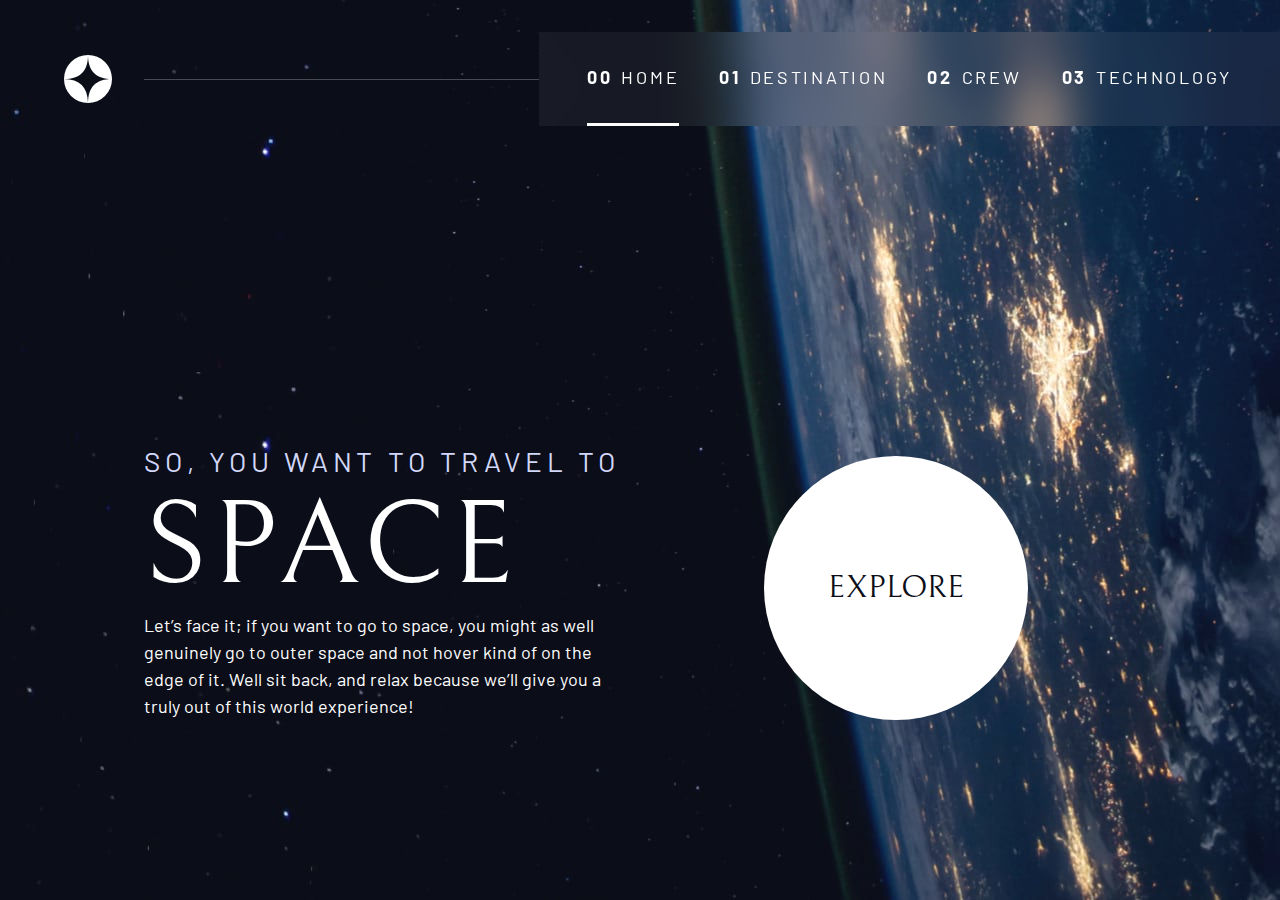
<file: index.html>
<!DOCTYPE html>
<html lang="en">
<head>
  <meta charset="UTF-8">
  <meta name="viewport" content="width=device-width, initial-scale=1.0">

  <link rel="icon" type="image/png" sizes="32x32" href="./assets/favicon-32x32.png">
  <!-- Google fonts -->
  <link rel="preconnect" href="https://fonts.googleapis.com">
  <link rel="preconnect" href="https://fonts.gstatic.com" crossorigin>
  <link rel="stylesheet"
    href="https://fonts.googleapis.com/css2?familu=Barlow+Condensed:wght@400;700&family=Bellefair&family=Barlow:wght@400;700&display=swap">
  <!-- Our custom css -->
  <link rel="stylesheet" href="./index.css">
  
  <title>Frontend Mentor | Space tourism website</title>
  <script src="index.js" defer></script>
</head>
<body class="home">
  <a href="#main" class="skip-to-content" >Skip to content</a>

  <header class="primary-header flex" >
    <div>
      <img src="./assets/shared/logo.svg" alt="space tourism logo" class="logo">
    </div>
    <button class="mobile-nav-toggle" aria-controls="primary-navigation"><span class="sr-only" aria-expanded="false">Menu</span></button>
    <nav>
      <ul id="primary-navigation" data-visible="false" class="primary-navigation underline-indicators flex">
        <li class="active"><a class="ff-sans-condensed uppercase text-white letter-spacing-2" href="index.html"><span aria-hidden="true">00</span>Home</a>
        <li><a class="ff-sans-condensed uppercase text-white letter-spacing-2" href="destination.html"><span aria-hidden="true">01</span>Destination</a>
        <li><a class="ff-sans-condensed uppercase text-white letter-spacing-2" href="crew.html"><span aria-hidden="true">02</span>Crew</a>
        <li><a class="ff-sans-condensed uppercase text-white letter-spacing-2" href="technology.html"><span aria-hidden="true">03</span>Technology</a>
      </ul>
    </nav>
    <!-- my ::after is here -->
  </header>


  <main id="main" class="grid-container grid-container--home">
    <div>
    <h1 class="text-accent fs-500 ff-sans-condensed uppercase letter-spacing-1">So, you want to travel to
    <span class="fs-900 ff-serif text-white d-block">Space</span></h1>
    <p>Let’s face it; if you want to go to space, you might as well genuinely go to 
    outer space and not hover kind of on the edge of it. Well sit back, and relax 
    because we’ll give you a truly out of this world experience!</p>
    </div>
    <div>
    <a href="#" class="large-button uppercase ff-serif text-dark bg-white">Explore</a>
    </div>
  </main>

</body>
</html>
</file>
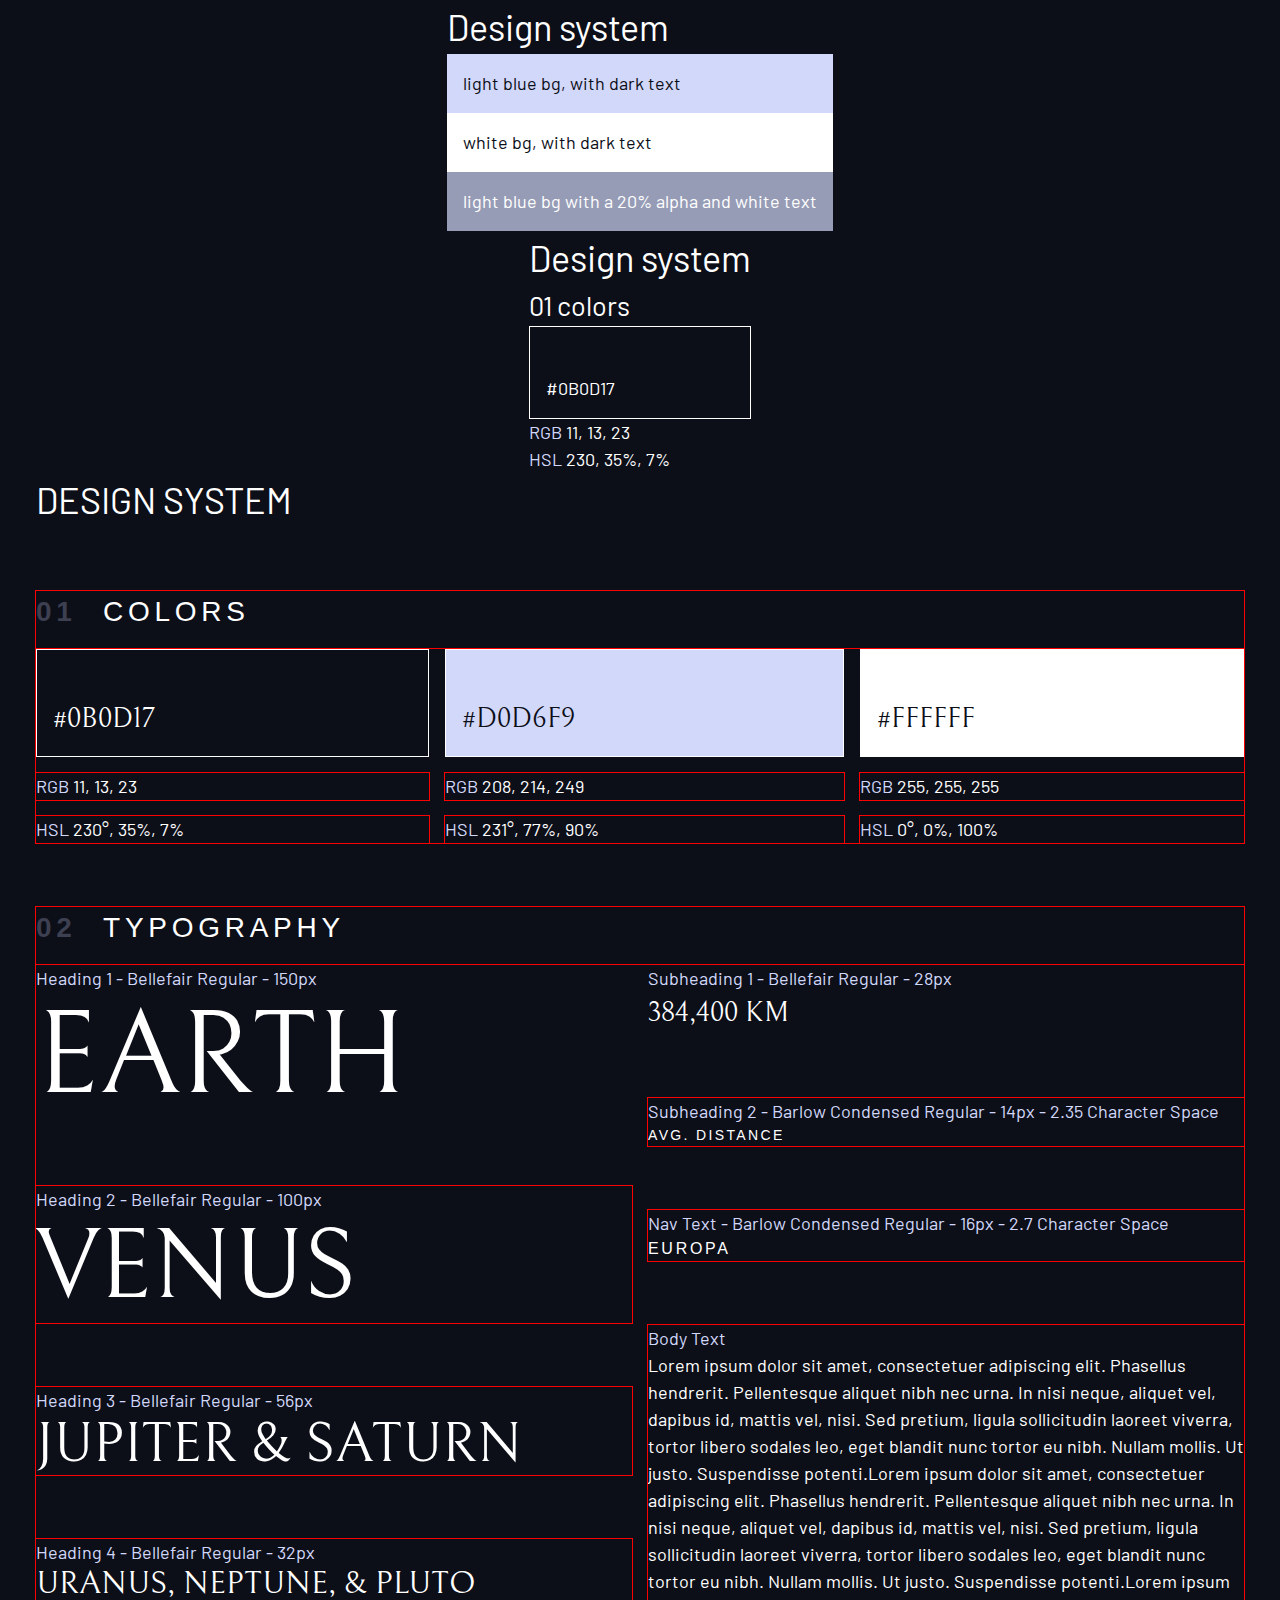
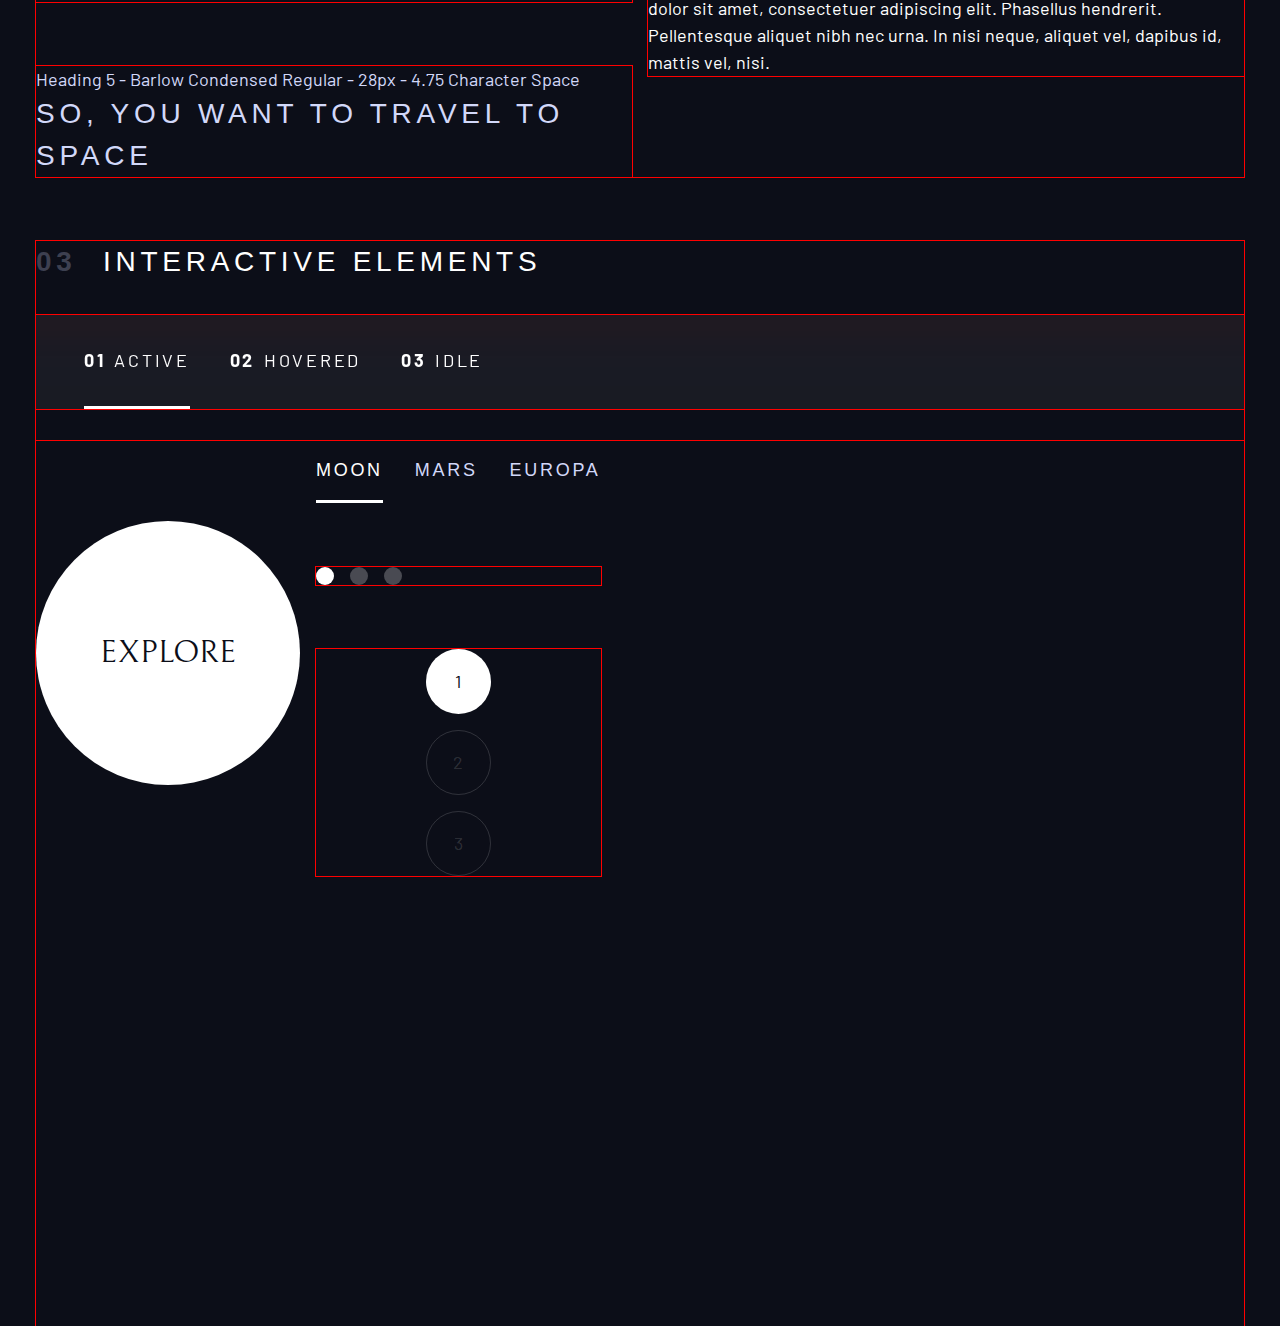
<file: design-system.html>
<!DOCTYPE html>
<html lang="en">
<head>
    <meta charset="UTF-8">
    <meta http-equiv="X-UA-Compatible" content="IE=edge">
    <meta name="viewport" content="width=device-width, initial-scale=1.0">
    <title>Design system</title>
    <!-- Google fonts -->
    <link rel="preconnect" href="https://fonts.googleapis.com">
    <link rel="preconnect" href="https://fonts.gstatic.com" crossorigin>
    <link rel="stylesheet" href="https://fonts.googleapis.com/css2?familu=Barlow+Condensed:wght@400;700&family=Bellefair&family=Barlow:wght@400;700&display=swap">
    
    <link rel="stylesheet" href="./index.css">
</head>
<body>
    <div class="container">
        <h1>Design system</h1>
        
        <div class="bg-accent text-dark" style="padding: 1rem">
            light blue bg, with dark text
        </div>
        
        <div class="bg-white text-dark" style="padding: 1rem">
            white bg, with dark text
        </div>
        
        <div class="example-component text-white" style="padding: 1rem">
            light blue bg with a 20% alpha and white text
        </div>
    </div>

    <div class="container">
        <h1>Design system</h1>
        <section id="colors">
            <h2><span>01</span> colors</h2>
            
            <div>
                <div class="bg-dark text-white" style="padding: 3rem 1rem 1rem; border: 1px solid white">
                    #0B0D17
                </div>
                <p><span class="text-accent">RGB</span> 11, 13, 23</p>
                <p><span class="text-accent">HSL</span> 230, 35%, 7%</p>
            </div>
        </section>
    </div>
    <div class="container flow">
        <h1 class="uppercase">Design system</h1>
    
        <section class="flow" id="colors" style="margin: 4rem 0">
            <h2 class="numbered-title"><span>01</span> colors</h2>
            <div class="flex">
                <div class="flow" style="flex-grow: 1;">
                    <div class="bg-dark text-white ff-serif fs-500"
                        style="padding: 3rem 1rem 1rem; border: 1px solid white">#0B0D17</div>
                    <p><span class="text-accent">RGB</span> 11, 13, 23</p>
                    <p><span class="text-accent">HSL</span> 230°, 35%, 7%</p>
                </div>
                <div class="flow" style="flex-grow: 1;">
                    <div class="bg-accent text-dark ff-serif fs-500"
                        style="padding: 3rem 1rem 1rem; border: 1px solid white">#D0D6F9</div>
                    <p><span class="text-accent">RGB</span> 208, 214, 249</p>
                    <p><span class="text-accent">HSL</span> 231°, 77%, 90%</p>
                </div>
                <div class="flow" style="flex-grow: 1;">
                    <div class="bg-white text-dark ff-serif fs-500"
                        style="padding: 3rem 1rem 1rem; border: 1px solid white;">#FFFFFF</div>
                    <p><span class="text-accent">RGB</span> 255, 255, 255</p>
                    <p><span class="text-accent">HSL</span> 0°, 0%, 100%</p>
                </div>
            </div>
        </section>
    
        <section class="flow" id="typography" style="margin: 4rem 0">
            <h2 class="numbered-title"><span>02 </span>Typography</h2>
            <div class="flex">
                <div class="flow" style="flex-basis: 100%; --flow-space: 4rem;">
                    <div>
                        <p class="text-accent">Heading 1 - Bellefair Regular - 150px</p>
                        <p class="fs-900 ff-serif uppercase">Earth</p>
                    </div>
                    <div>
                        <p class="text-accent">Heading 2 - Bellefair Regular - 100px</p>
                        <p class="fs-800 ff-serif uppercase">Venus</p>
                    </div>
                    <div>
                        <p class="text-accent">Heading 3 - Bellefair Regular - 56px</p>
                        <p class="fs-700 ff-serif uppercase">Jupiter & Saturn</p>
                    </div>
                    <div>
                        <p class="text-accent">Heading 4 - Bellefair Regular - 32px</p>
                        <p class="fs-600 ff-serif uppercase">Uranus, Neptune, & Pluto</p>
                    </div>
                    <div>
                        <p class="text-accent">Heading 5 - Barlow Condensed Regular - 28px - 4.75 Character Space</p>
                        <p class="text-accent fs-500 ff-sans-cond uppercase letter-spacing-1">So, you want to travel to
                            space</p>
                    </div>
    
                </div>
    
                <div class="flow" style="flex-basis: 100%; --flow-space: 4rem;">
                    <div>
                        <p class="text-accent">Subheading 1 - Bellefair Regular - 28px</p>
                        <p class="fs-500 ff-serif uppercase">384,400 km</p>
                    </div>
                    <div>
                        <p class="text-accent">Subheading 2 - Barlow Condensed Regular - 14px - 2.35 Character Space</p>
                        <p class="fs-200 uppercase ff-sans-cond letter-spacing-3">Avg. Distance</p>
                    </div>
                    <div>
                        <p class="text-accent">Nav Text - Barlow Condensed Regular - 16px - 2.7 Character Space</p>
                        <p class="fs-300 uppercase ff-sans-cond letter-spacing-2">Europa</p>
                    </div>
                    <div>
                        <p class="text-accent">Body Text</p>
                        <p>Lorem ipsum dolor sit amet, consectetuer adipiscing elit. Phasellus hendrerit. Pellentesque
                            aliquet nibh nec urna. In nisi neque, aliquet vel, dapibus id, mattis vel, nisi. Sed pretium,
                            ligula sollicitudin laoreet viverra, tortor libero sodales leo, eget blandit nunc tortor eu
                            nibh. Nullam mollis. Ut justo. Suspendisse potenti.Lorem ipsum dolor sit amet, consectetuer
                            adipiscing elit. Phasellus hendrerit. Pellentesque aliquet nibh nec urna. In nisi neque, aliquet
                            vel, dapibus id, mattis vel, nisi. Sed pretium, ligula sollicitudin laoreet viverra, tortor
                            libero sodales leo, eget blandit nunc tortor eu nibh. Nullam mollis. Ut justo. Suspendisse
                            potenti.Lorem ipsum dolor sit amet, consectetuer adipiscing elit. Phasellus hendrerit.
                            Pellentesque aliquet nibh nec urna. In nisi neque, aliquet vel, dapibus id, mattis vel, nisi.
                        </p>
                    </div>
                </div>
            </div>
        </section>
    
        <section class="flow" id="interactive-elements">
            <h2 class="numbered-title"><span>03</span> Interactive elements</h2>
    
            <!-- navigation -->
            <div>
                <nav>
                    <ul class="primary-navigation underline-indicators flex">
                        <li class="active"><a class="uppercase text-white letter-spacing-2"
                                href="#"><span>01</span>Active</a>
                        <li><a class="uppercase text-white letter-spacing-2" href="#"><span>02</span>Hovered</a>
                        <li><a class="uppercase text-white letter-spacing-2" href="#"><span>03</span>Idle</a>
                    </ul>
                </nav>
            </div>
    
            <div class="flex">
                <div style="margin-top: 5rem">
                    <!-- explore button -->
                    <a href="#" class="large-button uppercase ff-serif fs-600 text-dark bg-white">Explore</a>
                </div>
    
                <div class="flow" style="margin-bottom: 50vh; --flow-space: 4rem">
                    <!-- Tabs -->
                    <div class="tab-list underline-indicators flex">
                        <button aria-selected="true"
                            class="uppercase ff-sans-cond text-accent letter-spacing-2 bg-dark">Moon</button>
                        <button aria-selected="false"
                            class="uppercase ff-sans-cond text-accent letter-spacing-2 bg-dark">Mars</button>
                        <button aria-selected="false"
                            class="uppercase ff-sans-cond text-accent letter-spacing-2 bg-dark">Europa</button>
                    </div>
    
                    <!-- Dots -->
                    <div class="dot-indicators flex">
                        <button aria-selected="true"><span class="sr-only">Slide title</span></button>
                        <button aria-selected="false"><span class="sr-only">Slide title</span></button>
                        <button aria-selected="false"><span class="sr-only">Slide title</span></button>
                    </div>
    
                    <!-- Numbers -->
                    <div class="number-indicators grid">
                        
                        <span aria-selected="true">1</span>
                        <span aria-selected="false">2</span>
                        <span aria-selected="false">3</span>
                    </div>
                </div>
            </div>
    
        </section>
    
    
    </div>
    
</body>
</html>
</file>
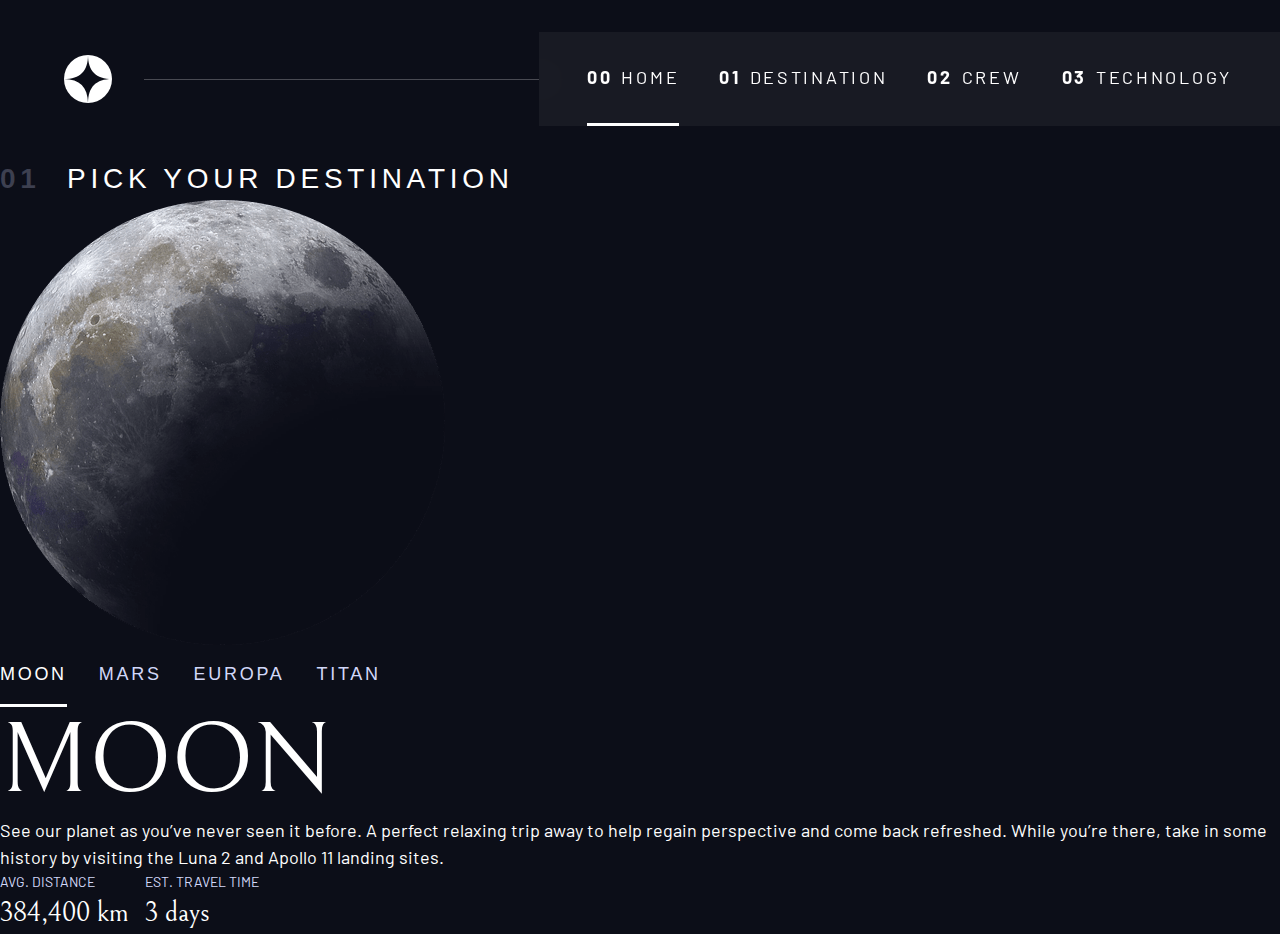
<file: destination-moon.html>
<!DOCTYPE html>
<html lang="en">

<head>
    <meta charset="UTF-8">
    <meta name="viewport" content="width=device-width, initial-scale=1.0">

    <link rel="icon" type="image/png" sizes="32x32" href="./assets/favicon-32x32.png">
    <!-- Google fonts -->
    <link rel="preconnect" href="https://fonts.googleapis.com">
    <link rel="preconnect" href="https://fonts.gstatic.com" crossorigin>
    <link rel="stylesheet"
        href="https://fonts.googleapis.com/css2?familu=Barlow+Condensed:wght@400;700&family=Bellefair&family=Barlow:wght@400;700&display=swap">
    <!-- Our custom css -->
    <link rel="stylesheet" href="./index.css">

    <title>Frontend Mentor | Space tourism website</title>
    <script src="index.js" defer></script>
</head>

<body class="destination">
    <a href="#main" class="skip-to-content">Skip to content</a>

    <header class="primary-header flex">
        <div>
            <img src="./assets/shared/logo.svg" alt="space tourism logo" class="logo">
        </div>
        <button class="mobile-nav-toggle" aria-controls="primary-navigation"><span class="sr-only"
                aria-expanded="false">Menu</span></button>
        <nav>
            <ul id="primary-navigation" data-visible="false" class="primary-navigation underline-indicators flex">
                <li class="active"><a class="ff-sans-condensed uppercase text-white letter-spacing-2"
                        href="index.html"><span aria-hidden="true">00</span>Home</a>
                <li><a class="ff-sans-condensed uppercase text-white letter-spacing-2" href="destination.html"><span
                            aria-hidden="true">01</span>Destination</a>
                <li><a class="ff-sans-condensed uppercase text-white letter-spacing-2" href="crew.html"><span
                            aria-hidden="true">02</span>Crew</a>
                <li><a class="ff-sans-condensed uppercase text-white letter-spacing-2" href="technology.html"><span
                            aria-hidden="true">03</span>Technology</a>
            </ul>
        </nav>
        <!-- my ::after is here -->
    </header>

    <main id="main" class="grid-container-xxxxxx grid-container--destination">
       <h1 class="numbered-title"><span aria-hidden="true">01</span> Pick your destination</h1>
        
       <img src="assets/destination/image-moon.png" alt="the moon">

        <div class="tab-list underline-indicators flex">
            <button aria-selected="true" class="uppercase ff-sans-cond text-accent letter-spacing-2 bg-dark">Moon</button>
            <button aria-selected="false" class="uppercase ff-sans-cond text-accent letter-spacing-2 bg-dark">Mars</button>
            <button aria-selected="false" class="uppercase ff-sans-cond text-accent letter-spacing-2 bg-dark">Europa</button>
            <button aria-selected="false" class="uppercase ff-sans-cond text-accent letter-spacing-2 bg-dark">Titan</button>
        </div>
     
        <article>
            <h2 class="fs-800 uppercase ff-serif">Moon</h2>
            
            <p>See our planet as you’ve never seen it before. A perfect relaxing trip away to help
            regain perspective and come back refreshed. While you’re there, take in some history
            by visiting the Luna 2 and Apollo 11 landing sites.</p>
            
            <div class="flex">
                <div>
                    <h3 class="text-accent fs-200 uppercase">Avg. distance</h3>
                    <p class="fs-500 ff-serif">384,400 km</p>
                </div>
                <div>
                    <h3 class="text-accent fs-200 uppercase">Est. travel time</h3>
                    <p class="fs-500 ff-serif">3 days</p>
                </div>
            </div>
            </article>
    </main>




</body>

</html>
</file>
<file: index.css>
/* ----------------- */
/* Custom properties */
/* ----------------- */
:root {
  /* colors */
  --clr-dark: 230 35% 7%;
  --clr-light: 231 77% 90%;
  --clr-white: 0 0% 100%;

  /* font-sizes */
  --fs-900: clamp(5rem, 8vw + 1rem, 9.375rem);
  --fs-800: 3.5rem;
  --fs-700: 1.5rem;
  --fs-600: 1rem;
  --fs-500: 1rem;
  --fs-400: 0.9375rem;
  --fs-300: 1rem;
  --fs-200: 0.875rem;

  /* font-families */
  --ff-serif: 'Bellefair', serif;
  --ff-sans-cond: 'Barlow Condensed', sans-serif;
  --ff-sans-normal: 'Barlow', sans-serif;
}

@media (min-width: 35em) {
  :root {
    --fs-800: 5rem;
    --fs-700: 2.5rem;
    --fs-600: 1.5rem;
    --fs-500: 1.25rem;
    --fs-400: 1rem;
  }
}

@media (min-width: 45em) {
  :root {
    /* font-sizes */

    --fs-800: 6.25rem;
    --fs-700: 3.5rem;
    --fs-600: 2rem;
    --fs-500: 1.75rem;
    --fs-400: 1.125rem;
  }
}

/* ----------------- */
/* Reset             */
/* ----------------- */

/* https://piccalil.li/blog/a-modern-css-reset/ */

/* Box sizing */
*,
*::before,
*::after {
  box-sizing: border-box;
}

/* Reset margins */
body,
h1,
h2,
h3,
h4,
h5,
p,
figure,
picture {
  margin: 0;
}

h1,
h2,
h3,
h4,
h5,
h6,
p {
  font-weight: 400;
}

/* set up the body */
body {
  font-family: var(--ff-sans-normal);
  font-size: var(--fs-400);
  color: hsl(var(--clr-white));
  background-color: hsl(var(--clr-dark));
  line-height: 1.5;
  min-height: 100vh;
  /* prevents short pages being an issue */

  display: grid;
  /* help all items on body to stretch out */
  grid-template-rows: min-content 1fr;

  overflow-x: hidden;
}

/* make images easier to work with */
img,
picture {
  max-width: 100%;
  /* ensures that images will shrink when viewport gets smaller */
  display: block;
}

/* make form elements easier to work with */
input,
button,
textarea,
select {
  font: inherit;
  /* these elements don't inherently inherit the font property */
  /* which is a nightmare because font properties are inherited everywhere else*/
}

/* remove animations for people who have turned them off */
@media (prefers-reduced-motion: reduce) {
  *,
  *::before,
  *::after {
    animation-duration: 0.01ms !important;
    animation-iteration-count: 1 !important;
    transition-duration: 0.01ms !important;
    scroll-behavior: auto !important;
  }
}

/* ----------------- */
/* Utility classes   */
/* ----------------- */

/* general */
.flex {
  display: flex;
  gap: var(--gap, 1rem);
}

.grid {
  display: grid;
  gap: var(--gap, 1rem);
}

.d-block {
  display: block;
}

.flow > *:where(:not(:first-child)) {
  margin-top: var(--flow-space, 1rem);
  outline: 1px solid red;
}

.container {
  padding: 0 2em;
  max-width: 80rem;
  margin: 0 auto;
}

.grid-container {
  display: grid;
  text-align: center;
  /* border: 1px solid green; */
  place-items: center;
  padding: 0 1rem;
  /* padding-inline: 1rem; same thing */
}

.grid-container * {
  max-width: 50ch;
}

@media (min-width: 45em) {
  .grid-container {
    text-align: left;
    column-gap: var(--container-gap, 2rem);
    grid-template-columns: minmax(1rem, 1fr) repeat(2, minmax(0, 30rem)) minmax(
        1rem,
        1fr
      );
  }

  .grid-container > *:first-child {
    grid-column: 2;
    /* outline: 1px solid red; */
  }
  .grid-container > *:last-child {
    grid-column: 3;
    /* outline: 1px solid yellow; */
  }

  .grid-container--home {
    padding-bottom: max(6rem, 20vh);
    align-items: end;
  }
}

.sr-only {
  position: absolute;
  width: 1px;
  height: 1px;
  padding: 0;
  margin: -1px;
  overflow: hidden;
  clip: rect(0, 0, 0, 0);
  white-space: nowrap; /* added line*/
  border: 0;
}

.skip-to-content {
  position: absolute;
  z-index: 9999;
  background-color: hsl(var(--clr-white));
  color: hsl(var(--clr-dark));
  padding: 0.5em 1em;
  margin-inline: auto;
  transform: translateY(-100%);
  transition: transform 250ms ease-in;
}

.skip-to-content:focus {
  transform: translateY(0);
}

.box {
  background: lightblue;
  padding: 3rem;
}

/* colors */
.bg-dark {
  background-color: hsl(var(--clr-dark));
}
.bg-accent {
  background-color: hsl(var(--clr-light));
}
.bg-white {
  background-color: hsl(var(--clr-white));
}

.text-dark {
  color: hsl(var(--clr-dark));
}
.text-accent {
  color: hsl(var(--clr-light));
}
.text-white {
  color: hsl(var(--clr-white));
}

.example-component {
  background-color: hsl(var(--clr-light) / 0.7);
}

/* typography */
.ff-serif {
  font-family: var(--ff-serif);
}
.ff-sans-cond {
  font-family: var(--ff-sans-cond);
}
.ff-sans-normal {
  font-family: var(--ff-sans-normal);
}

.letter-spacing-1 {
  letter-spacing: 4.75px;
}
.letter-spacing-2 {
  letter-spacing: 2.7px;
}
.letter-spacing-3 {
  letter-spacing: 2.35px;
}

.uppercase {
  text-transform: uppercase;
}

.fs-900 {
  font-size: var(--fs-900);
}
.fs-800 {
  font-size: var(--fs-800);
}
.fs-700 {
  font-size: var(--fs-700);
}
.fs-600 {
  font-size: var(--fs-600);
}
.fs-500 {
  font-size: var(--fs-500);
}
.fs-400 {
  font-size: var(--fs-400);
}
.fs-300 {
  font-size: var(--fs-300);
}
.fs-200 {
  font-size: var(--fs-200);
}

.fs-900,
.fs-800,
.fs-700,
.fs-600 {
  line-height: 1.1;
}

.numbered-title {
  font-family: var(--ff-sans-cond);
  font-size: var(--fs-500);
  text-transform: uppercase;
  letter-spacing: 4.72px;
}

.numbered-title span {
  margin-right: 0.5em;
  font-weight: 700;
  color: hsl(var(--clr-light) / 0.25);
}

/* ----------------- */
/* Components        */
/* ----------------- */

.large-button {
  font-size: 2rem;
  position: relative;
  display: inline-grid;
  z-index: 1;
  place-items: center;
  padding: 0 2em;
  aspect-ratio: 1;
  /*or 1/1 : wide as much as it is high 2/1: twice wide as much as it is high*/
  text-decoration: none;
  border-radius: 50%;
}

.large-button::after {
  content: '';
  position: absolute;
  z-index: -1;
  width: 100%;
  height: 100%;
  background: hsl(var(--clr-white) / 0.15);
  border-radius: 50%;
  opacity: 0;
  transition: opacity 500ms linear, transform 750ms ease-in-out;
}

.large-button:hover::after,
.large-button:focus::after {
  opacity: 1;
  transform: scale(1.5);
}

/* primary-header */
.logo {
  margin: 1.5rem clamp(2rem, 5vw, 4rem);
}

.primary-header {
  justify-content: space-between;
  align-items: center;
}

.primary-navigation {
  --gap: clamp(1.5rem, 5vw, 2.5rem);
  --underline-gap: 2rem;

  list-style: none;
  padding: 0;
  margin: 0;

  background: hsl(var(--clr-dark) / 0.95);
  /* backdrop-filter: blur(1.5rem); */
}

.primary-navigation a {
  text-decoration: none;
}

.primary-navigation a > span {
  font-weight: 700;
  margin-right: 0.5em;
}

@supports (backdrop-filter: blur(1.5rem)) {
  .primary-navigation {
    background: hsl(var(--clr-white) / 0.05);
    backdrop-filter: blur(1.5rem);
  }
}

.mobile-nav-toggle {
  display: none;
}

@media (max-width: 35rem) {
  .primary-navigation {
    --underline-gap: 0.5rem;
    position: fixed;
    z-index: 1000;
    inset: 0 0 0 30%;

    list-style: none;
    padding: min(20rem, 15vh) 2rem;
    margin: 0;
    flex-direction: column;
    transform: translateX(100%);
    transition: transform 500ms ease-in-out;
  }

  .primary-navigation[data-visible='true'] {
    transform: translateX(0);
  }

  .mobile-nav-toggle {
    display: block;
    position: absolute;
    z-index: 2000;
    right: 1rem;
    top: 2rem;
    background: transparent;
    border: 0;
    background-image: url(./assets/shared/icon-hamburger.svg);
    background-position: center;
    background-repeat: no-repeat;
    width: 1.5rem;
    aspect-ratio: 1;
  }

  .mobile-nav-toggle[aria-expanded='true'] {
    background-image: url(./assets/shared/icon-close.svg);
  }

  .mobile-nav-toggle:focus-visible {
    outline: 5px solid white;
    outline-offset: 5px;
  }

  .primary-navigation.underline-indicators > .active {
    border: 0;
  }
}

@media (min-width: 35em) {
  .primary-navigation {
    padding-inline: clamp(3rem, 3vw, 5rem);
  }
}

@media (min-width: 35em) and (max-width: 44.999em) {
  .primary-navigation a > span {
    display: none;
  }
}

@media (min-width: 45em) {
  .primary-header::after {
    content: '';
    display: block;
    position: relative;
    height: 1px;
    width: 100%;
    background: hsl(var(--clr-white) / 0.25);
    margin-right: -2.5rem;
    order: 1;
  }

  nav {
    order: 2;
  }

  .primary-navigation {
    margin-block: 2rem;
  }
}

.underline-indicators > * {
  cursor: pointer;
  padding: var(--underline-gap, 1rem) 0;
  border: 0;
  border-bottom: 0.2rem solid hsl(var(--clr-white) / 0);
}

.underline-indicators > *:hover,
.underline-indicators > *:focus {
  border-color: hsl(var(--clr-white) / 0.5);
}

.underline-indicators > .active,
.underline-indicators > [aria-selected='true'] {
  color: hsl(var(--clr-white) / 1);
  border-color: hsl(var(--clr-white) / 1);
}

.tab-list {
  --gap: 2rem;
}

.dot-indicators > * {
  cursor: pointer;
  border: 0;
  border-radius: 50%;
  aspect-ratio: 1;
  padding: 0.5em;
  background-color: hsl(var(--clr-white) / 0.25);
}

.dot-indicators > *:hover,
.dot-indicators > *:active {
  background-color: hsl(var(--clr-white) / 0.5);
}

.dot-indicators > [aria-selected='true'] {
  background-color: hsl(var(--clr-white) / 1);
}

.number-indicators {
  justify-content: center;
}

.number-indicators > * {
  cursor: pointer;
  border: 1px solid hsl(var(--clr-white) / 0.15);
  width: fit-content;
  display: grid;
  place-items: center;
  padding: 1em;
  color: hsl(var(--clr-white) / 0.15);
  border-radius: 50%;
  aspect-ratio: 1;
}

.number-indicators > [aria-selected='true'] {
  background-color: hsl(var(--clr-white) / 1);
  color: hsl(var(--clr-dark) / 1);
}

.number-indicators > [aria-selected='true']:hover {
  color: hsl(var(--clr-dark) / 1);
}

.number-indicators > *:active,
.number-indicators > *:hover {
  border: 1px solid hsl(var(--clr-white) / 0.5);
  color: hsl(var(--clr-white) / 0.5);
}

/* ------------------------ */
/* Page specific background */
/* ------------------------ */
body {
  background-size: cover;
  background-position: bottom center;
}

/* home */
.home {
  background-image: url(./assets/home/background-home-mobile.jpg);
}

@media (min-width: 35rem) {
  .home {
    background-position: center center;
    background-image: url(./assets/home/background-home-tablet.jpg);
  }
}

@media (min-width: 45rem) {
  .home {
    background-image: url(./assets/home/background-home-desktop.jpg);
  }
}
</file>
